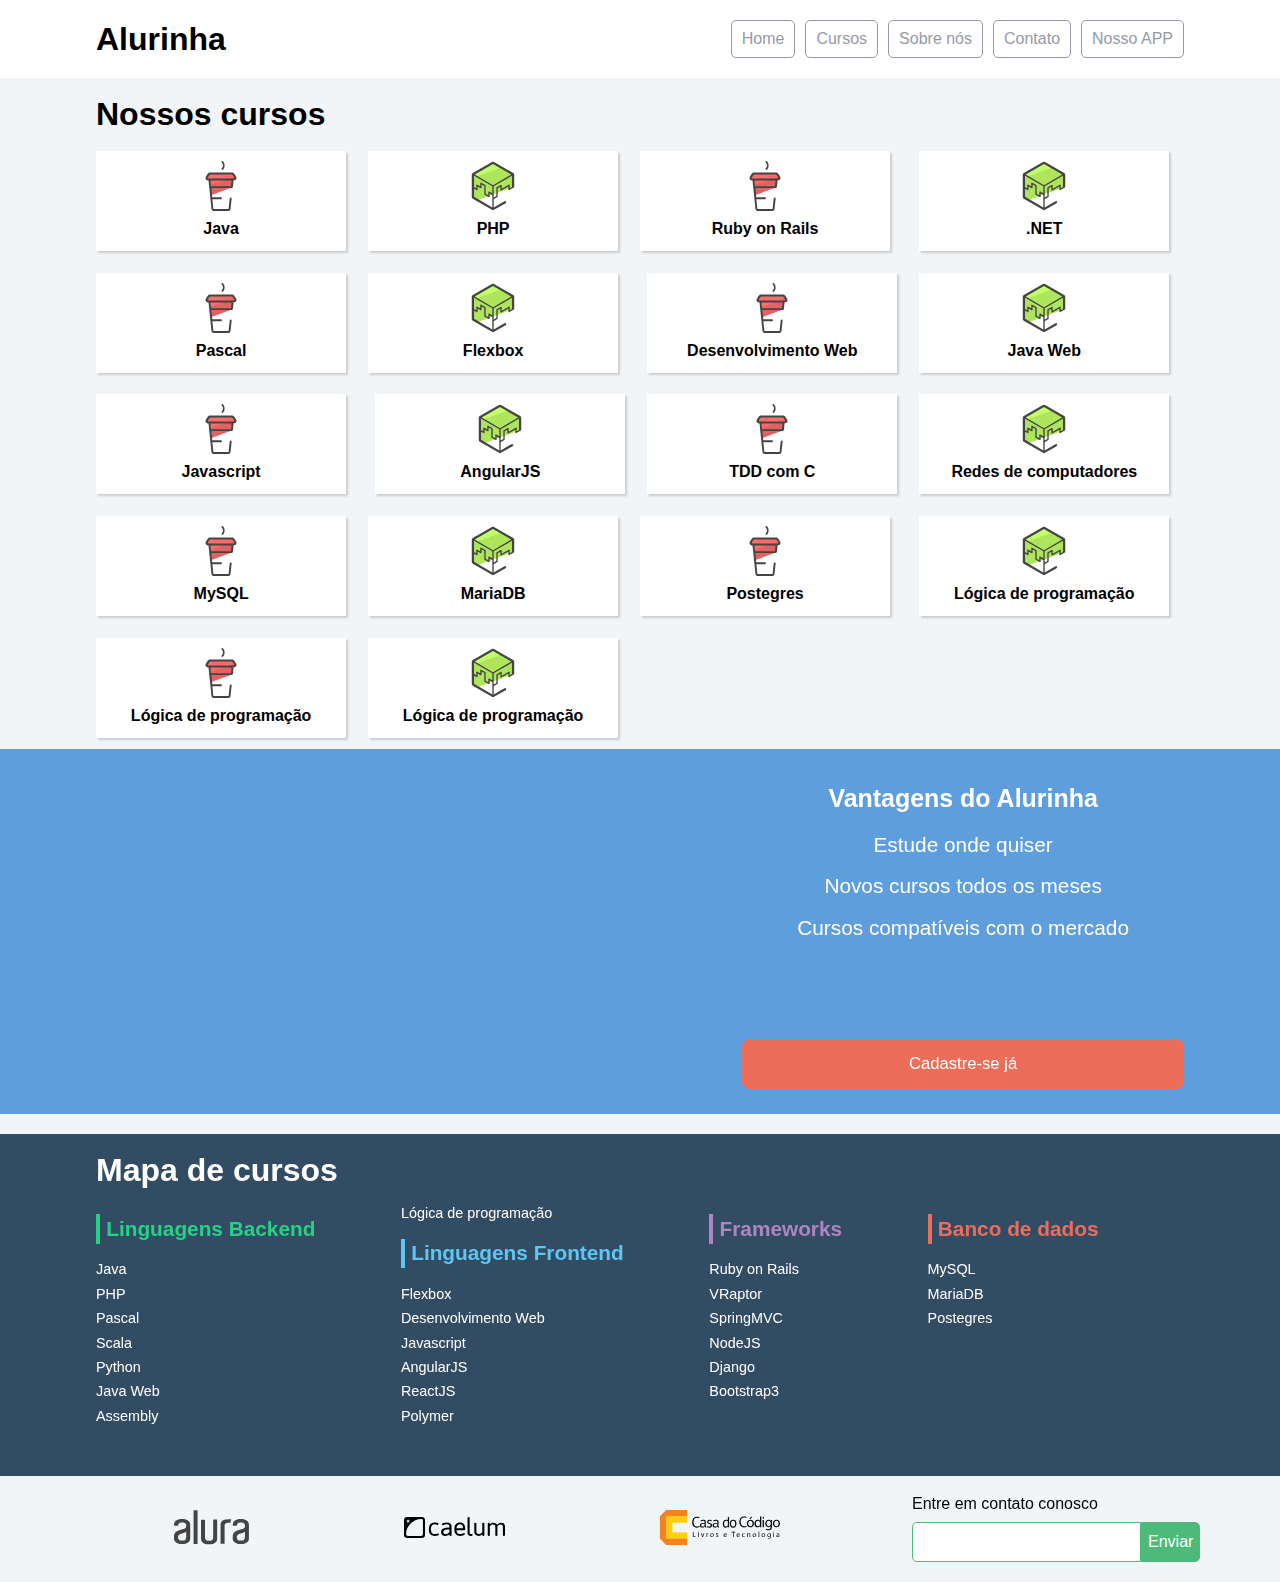
<file: Flexbox/index.html>
<!DOCTYPE html>
<html>
<head>
	<meta charset="utf-8">
	<meta name="viewport" content="width=device-width, initial-scale=1">
	<title>Alurinha | Cursos Online</title>
	<link rel="icon" type="image/jpg" href="icon.jpg">
	<link rel="stylesheet" href="css/reset.css">
	<link rel="stylesheet" href="css/style.css">
	<link rel="stylesheet" href="css/flexbox.css">
</head>
<body>
	<header class="cabecalhoPrincipal">
		<div class="container">
			<h1 class="cabecalhoPrincipal-titulo">
				<a href="#">Alurinha</a>
			</h1>

			<nav class="cabecalhoPrincipal-nav">
				<a class="cabecalhoPrincipal-nav-link" href="#">Home</a>
				<a class="cabecalhoPrincipal-nav-link" href="#">Cursos</a>
				<a class="cabecalhoPrincipal-nav-link" href="#">Sobre nós</a>
				<a class="cabecalhoPrincipal-nav-link" href="#">Contato</a>
				<a class="cabecalhoPrincipal-nav-link cabecalhoPrincipal-nav-link-app" href="#">Nosso APP</a>
			</nav>
		</div>
	</header>
	<main class="conteudoPrincipal">
		<div class="container">
			<h2 class="subtitulo">Nossos cursos</h2>
			<nav>
				<ul class="conteudoPrincipal-cursos">
					<li class="conteudoPrincipal-cursos-link"><a href="#">Java</a></li>
					<li class="conteudoPrincipal-cursos-link"><a href="#">PHP</a></li>
					<li class="conteudoPrincipal-cursos-link"><a href="#">Ruby on Rails</a></li>
					<li class="conteudoPrincipal-cursos-link"><a href="#">.NET</a></li>
					<li class="conteudoPrincipal-cursos-link"><a href="#">Pascal</a></li>
					<li class="conteudoPrincipal-cursos-link"><a href="#">Flexbox</a></li>
					<li class="conteudoPrincipal-cursos-link"><a href="#">Desenvolvimento Web</a></li>
					<li class="conteudoPrincipal-cursos-link"><a href="#">Java Web</a></li>
					<li class="conteudoPrincipal-cursos-link"><a href="#">Javascript</a></li>
					<li class="conteudoPrincipal-cursos-link"><a href="#">AngularJS</a></li>
					<li class="conteudoPrincipal-cursos-link"><a href="#">TDD com C</a></li>
					<li class="conteudoPrincipal-cursos-link"><a href="#">Redes de computadores</a></li>
					<li class="conteudoPrincipal-cursos-link"><a href="#">MySQL</a></li>
					<li class="conteudoPrincipal-cursos-link"><a href="#">MariaDB</a></li>
					<li class="conteudoPrincipal-cursos-link"><a href="#">Postegres</a></li>
					<li class="conteudoPrincipal-cursos-link"><a href="#">Lógica de programação</a></li>
					<li class="conteudoPrincipal-cursos-link"><a href="#">Lógica de programação</a></li>
					<li class="conteudoPrincipal-cursos-link"><a href="#">Lógica de programação</a></li>
				</ul>
			</nav>
		</div>
		<section class="videoSobre">
			<div class="container">
				<iframe class="videoSobre-video" width="560" height="315" src="https://www.youtube.com/embed/bIlOsJzBVaY?list=PLh2Y_pKOa4UcF1BYPJR3EIMRi3nWAUxIp" frameborder="0" allowfullscreen></iframe>

				<div class="videoSobre-sobre">
					<h2 class="videoSobre-sobre-title">Vantagens do Alurinha</h2>
					<ul class="videoSobre-sobre-list">
						<li class="videoSobre-sobre-item">Estude onde quiser</li>
						<li class="videoSobre-sobre-item">Novos cursos todos os meses</li>
						<li class="videoSobre-sobre-item">Cursos compatíveis com o mercado</li>
					</ul>
					<button class="videoSobre-button">Cadastre-se já</button>
				</div>
			</div>
		</section>
	</main>
	<footer class="rodapePrincipal">
		<div class="container">
			<section class="rodapePrincipal-navMap">
				<h3 class="subtitulo">Mapa de cursos</h3>
				<nav class="rodapePrincipal-navMap-list">

					<h4 class="navmap-list-title navmap-list-title-backend">Linguagens Backend</h4>
					<a class="rodapePrincipal-navMap-link" href="#">Java</a>
					<a class="rodapePrincipal-navMap-link" href="#">PHP</a>
					<a class="rodapePrincipal-navMap-link" href="#">Pascal</a>
					<a class="rodapePrincipal-navMap-link" href="#">Scala</a>
					<a class="rodapePrincipal-navMap-link" href="#">Python</a>
					<a class="rodapePrincipal-navMap-link" href="#">Java Web</a>
					<a class="rodapePrincipal-navMap-link" href="#">Assembly</a>
					<a class="rodapePrincipal-navMap-link" href="#">Lógica de programação</a>

					<h4 class="navmap-list-title navmap-list-title-frontend">Linguagens Frontend</h4>
					<a class="rodapePrincipal-navMap-link" href="#">Flexbox</a>
					<a class="rodapePrincipal-navMap-link" href="#">Desenvolvimento Web</a>
					<a class="rodapePrincipal-navMap-link" href="#">Javascript</a>
					<a class="rodapePrincipal-navMap-link" href="#">AngularJS</a>
					<a class="rodapePrincipal-navMap-link" href="#">ReactJS</a>
					<a class="rodapePrincipal-navMap-link" href="#">Polymer</a>

					<h4 class="navmap-list-title navmap-list-title-framework">Frameworks</h4>
					<a class="rodapePrincipal-navMap-link" href="#">Ruby on Rails</a>
					<a class="rodapePrincipal-navMap-link" href="#">VRaptor</a>
					<a class="rodapePrincipal-navMap-link" href="#">SpringMVC</a>
					<a class="rodapePrincipal-navMap-link" href="#">NodeJS</a>
					<a class="rodapePrincipal-navMap-link" href="#">Django</a>
					<a class="rodapePrincipal-navMap-link" href="#">Bootstrap3</a>

					<h4 class="navmap-list-title navmap-list-title-bancoDeDados">Banco de dados</h4>
					<a class="rodapePrincipal-navMap-link" href="#">MySQL</a>
					<a class="rodapePrincipal-navMap-link" href="#">MariaDB</a>
					<a class="rodapePrincipal-navMap-link" href="#">Postegres</a>

				</nav>
			</section>
		</div>
		<section class="rodapePrincipal-patrocinadores">
			<div class="container">
				<ul class="rodapePrincipal-patrocinadores-list">
					<li>
						<a class="rodapePrincipal-patrocinadores-list-link patrocinadores-list-link-alura" href="#">
							<img src="img/logos/alura.svg" alt="Logo da Alura">
						</a>
					</li>
					<li>
						<a class="rodapePrincipal-patrocinadores-list-link patrocinadores-list-link-caelum" href="#">
							<img src="img/logos/caelum.svg" alt="Logo da Caelum">
						</a>
					</li>
					<li>
						<a class="rodapePrincipal-patrocinadores-list-link patrocinadores-list-link-casaDoCodigo" href="#">
							<img src="img/logos/cdc.svg" alt="Logo da Casa do Código">
						</a>
					</li>
				</ul>
				<form class="rodapePrincipal-contatoForm" action="#">
					<fieldset>
						<legend class="rodapePrincipal-contatoForm-legend" for="email-contato">Entre em contato conosco</legend>
						<div class="rodapePrincipal-contatoForm-fieldset"> 
							<input class="rodapePrincipal-contatoForm-emailInput" type="email" name="email-contato" id="email-contato">
							<button class="rodapePrincipal-contatoForm-submit" type="submit">Enviar</button>
						</div>
					</fieldset>
				</form>
			</div>
		</section>
	</footer>
</body>
</html>
</file>
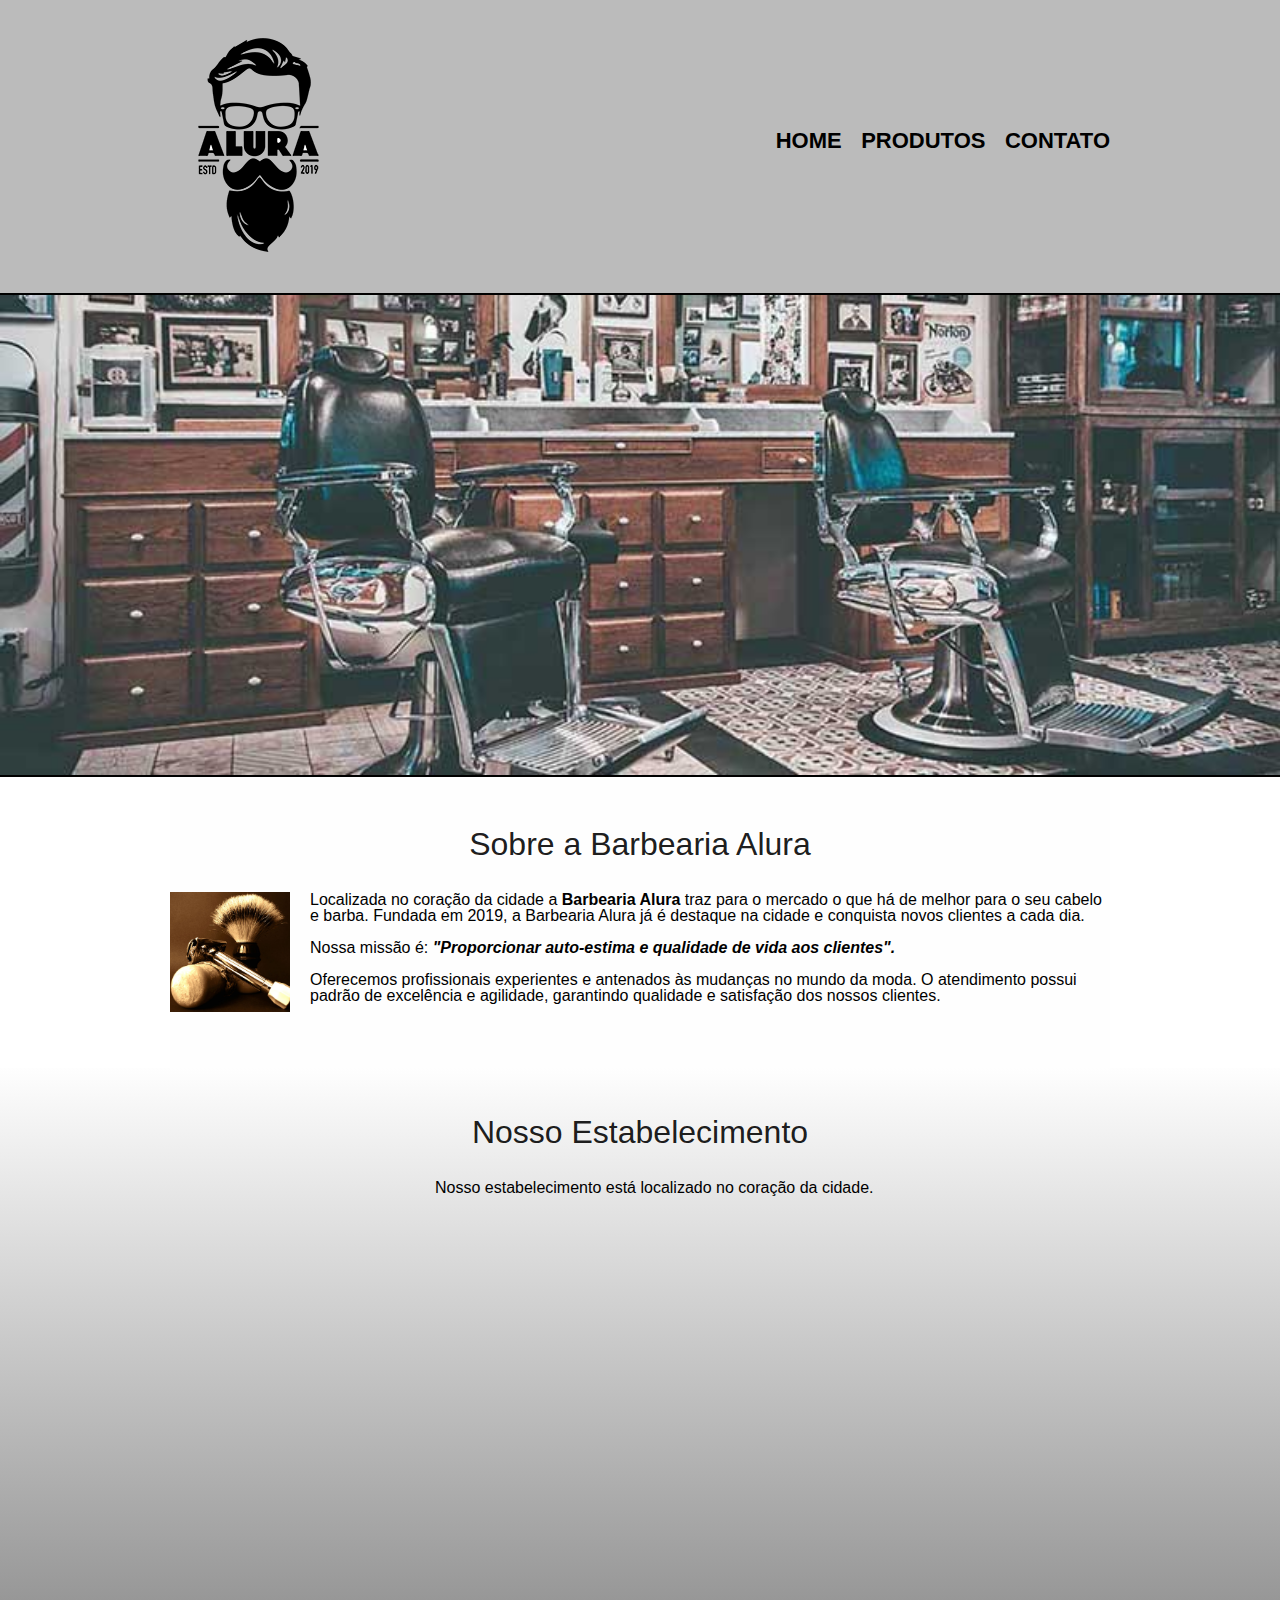
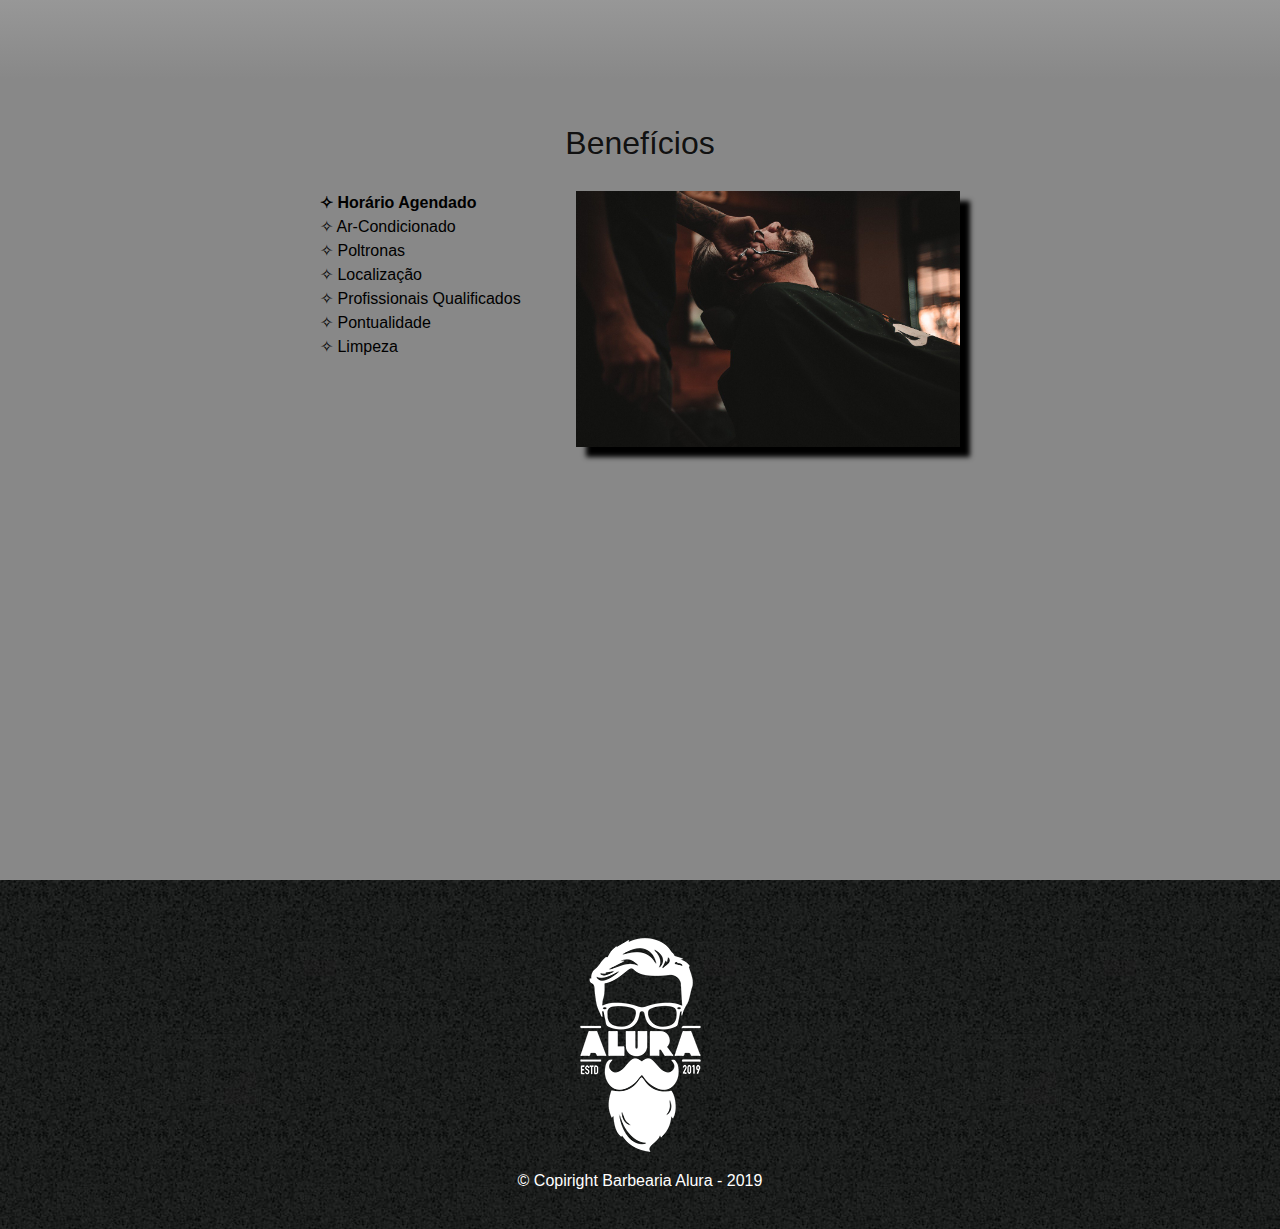
<file: Barbearia Alura/index/index.html>
<!DOCTYPE html>
<html lang="pt-br">
	<head>
		<meta charset="UTF-8">
		<meta name="viewport" content="width=device-width">
		<title>Barbearia Alura</title>
		<link rel="icon" type="image/png" href="logo.png">
		<link rel="stylesheet" href="reset.css">
		<link rel="stylesheet" href="style.css">
	</head>
	<body>
		<header>
			<div class="caixa">
				<h1><img src="logo.png" alt="Logo da Barbearia Alura"></h1>
				<nav>
					<ul>
						<li><a href="#">Home</a></li>
						<li><a href="../Página de Produtos/produtos.html">Produtos</a></li>
						<li><a href="../Página de Contato/contato.html">Contato</a></li>
					</ul>
				</nav>
			</div>
		</header>

		<img class="banner" src="banner.jpg">

		<main>
			<section class="principal">
				<h2 class="tituloprincipal">Sobre a Barbearia Alura</h2>

				<img class="utensilios" src="utensilios.jpg" alt="Utensílios de um Barbeiro.">

				<p>Localizada no coração da cidade a <strong>Barbearia Alura</strong> traz para o mercado o que há de melhor para o seu cabelo e barba. Fundada em 2019, a Barbearia Alura já é destaque na cidade e conquista novos clientes a cada dia.</p>

				<p id="missao">Nossa missão é: <em><strong>"Proporcionar auto-estima e qualidade de vida aos clientes".</strong></em></p>

				<p>Oferecemos profissionais experientes e antenados às mudanças no mundo da moda. O atendimento possui padrão de excelência e agilidade, garantindo qualidade e satisfação dos nossos clientes.</p>
			</section>
			<section class="mapa">
				<h3 class="tituloprincipal">Nosso Estabelecimento</h3>
				<p class="mapap">Nosso estabelecimento está localizado no coração da cidade.</p>
				<div class="mapaconteudo">
					<iframe src="https://www.google.com/maps/embed?pb=!1m18!1m12!1m3!1d58510.99638049654!2d-46.63027113985597!3d-23.570696208224266!2m3!1f0!2f0!3f0!3m2!1i1024!2i768!4f13.1!3m3!1m2!1s0x94ce5a2b2ed7f3a1%3A0xab35da2f5ca62674!2sCaelum%20-%20Escola%20de%20Tecnologia!5e0!3m2!1spt-BR!2sbr!4v1620933003492!5m2!1spt-BR!2sbr" width= "100%" height="400" style="border:0;" allowfullscreen="" loading="lazy"></iframe>
				</div>
			</section>
			<section class="beneficios">
				<h3 class="tituloprincipal">Benefícios</h3>
				<div class="conteudobeneficios">
					<ul class="listabeneficios">
						<li class="itens">Horário Agendado</li>
						<li class="itens">Ar-Condicionado</li>
						<li class="itens">Poltronas</li>
						<li class="itens">Localização</li>
						<li class="itens">Profissionais Qualificados</li>
						<li class="itens">Pontualidade</li>
						<li class="itens">Limpeza</li>
					</ul><img src="beneficios.jpg" class="imagembeneficios">
				</div>
				<div class="video">
					<iframe width="100%" height="315" src="https://www.youtube.com/embed/wcVVXUV0YUY" frameborder="0" allow="accelerometer; autoplay; encrypted-media; gyroscope; picture-in-picture" allowfullscreen></iframe>
				</div>
			</section>
		</main>
		<footer>
			<img src="logo-branco.png" alt="Logo da Barbearia Alura">
			<p class="Copiright">&copy; Copiright Barbearia Alura - 2019</p>
		</footer>
	</body>
</html>
</file>
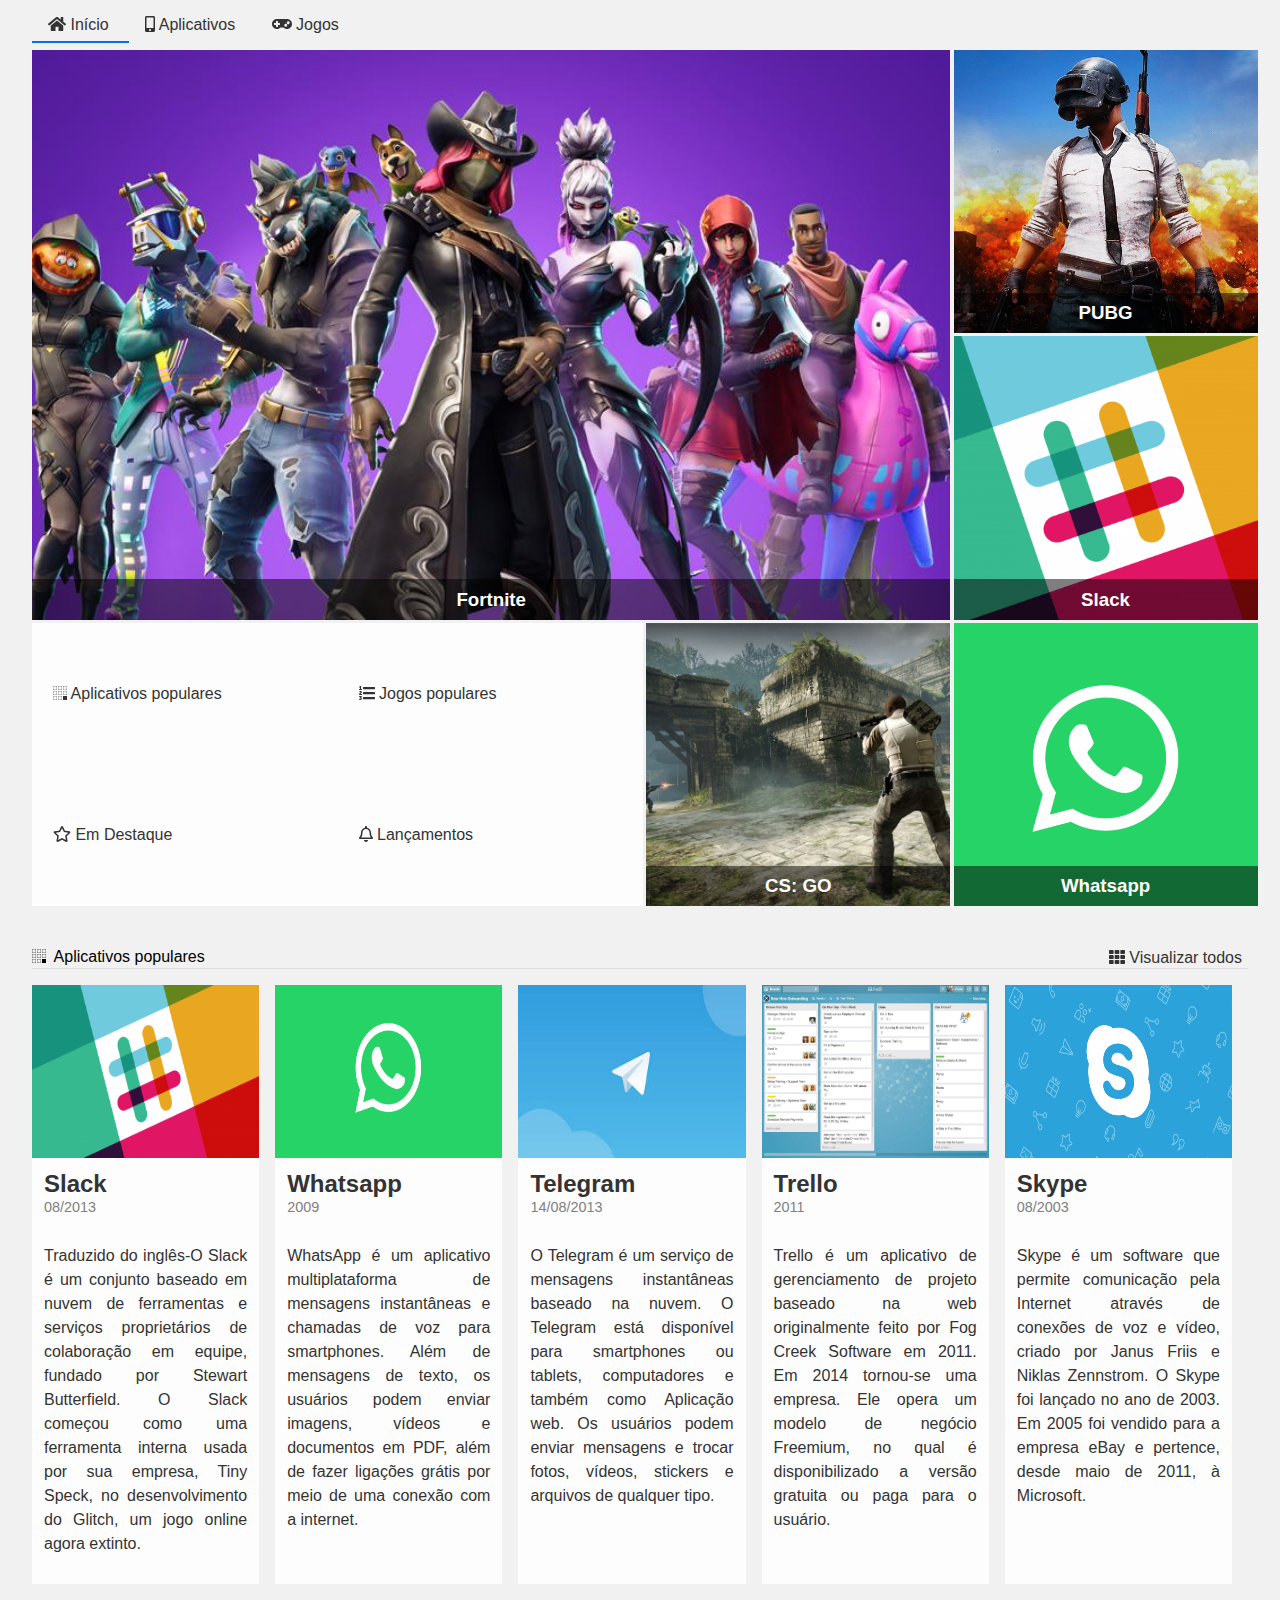
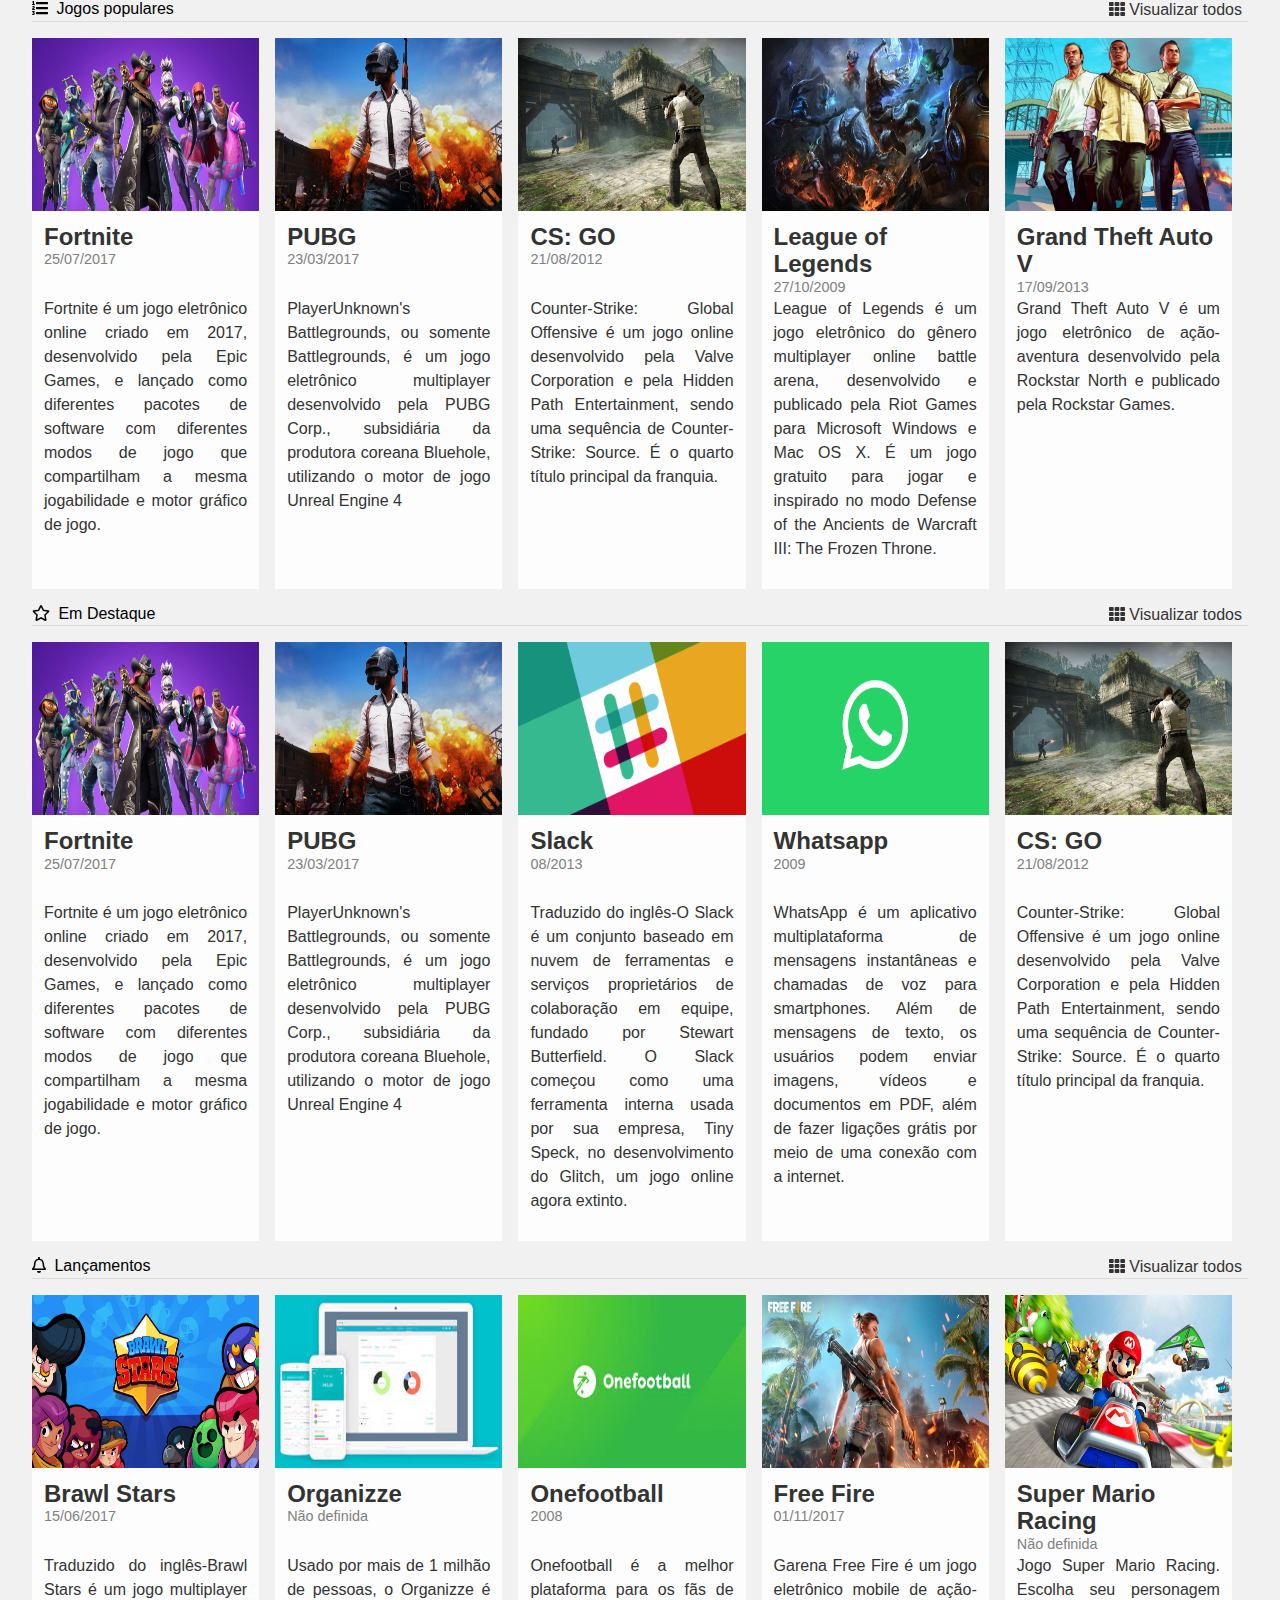
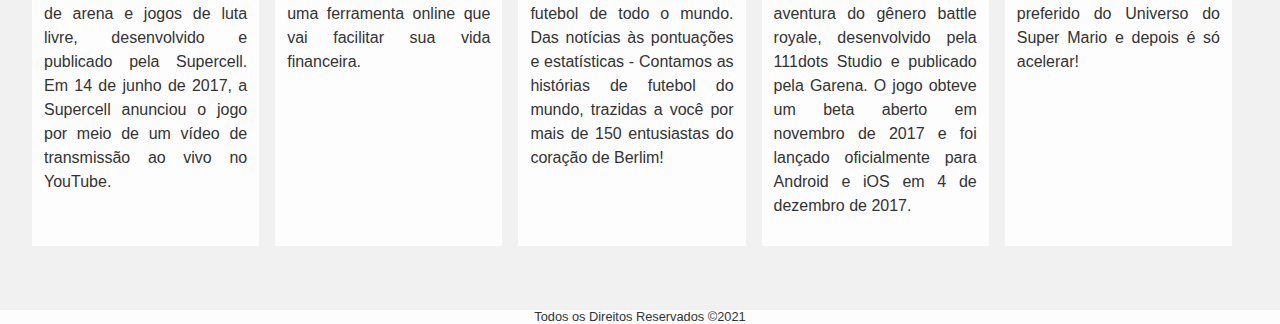
<file: Layout Grid/alura-store/index.html>
<!DOCTYPE html>
<html lang="pt-BR">

<head>
    <meta charset="UTF-8">
    <meta name="viewport" content="width=device-width, initial-scale=1.0">
    <meta http-equiv="X-UA-Compatible" content="ie=edge">
    <title>Alura Store | Baixe nossos Aplicativos e Jogos</title>
    <link href="./assets/css/normalize.css" rel="stylesheet">
    <link href="./assets/css/reset.css" rel="stylesheet">
    <link href="./assets/css/style.css" rel="stylesheet">
    <link href="./assets/css/destaques.css" rel="stylesheet">
    <link href="./assets/css/populares.css" rel="stylesheet">
    <link href="./assets/css/menu.css" rel="stylesheet">
    <link href="./assets/css/responsivo.css" rel="stylesheet">
</head>

<body class="app">
    <header class="cabecalho">
        <nav class="menu">
            <ul class="menu__lista">
                <li class="menu__item">
                    <a class="menu__link ativo" href="#">
                        <i class="fas fa-home"></i>
                        Início
                    </a>
                    <a class="menu__link" href="#">
                        <i class="fas fa-mobile-alt"></i>
                        Aplicativos</a>
                    <a class="menu__link" href="#">
                        <i class="fas fa-gamepad"></i>
                        Jogos
                    </a>
                </li>
            </ul>
        </nav>
    </header>
    <main class="conteudo">
        <section class="destaques">
            <div class="destaques__principal caixa">
                <h3 class="destaques__titulo">Fortnite</h3>
            </div>
            <div class="destaques__secundario caixa">
                <h3 class="destaques__titulo">PUBG</h3>
            </div>
            <div class="destaques__secundario caixa">
                <h3 class="destaques__titulo">Slack</h3>
            </div>
            <div class="destaques__secundario caixa">
                <h3 class="destaques__titulo">Whatsapp</h3>
            </div>
            <div class="destaques__secundario caixa">
                <h3 class="destaques__titulo">CS: GO</h3>
            </div>
            <div class="destaques__categorias">
                <ul class="destaques__categorias___lista">
                    <li class="destaques__categorias___item">
                        <a class="destaques__categorias___link" href="#">
                            <i class="destaques__categorias___icone fab fa-buromobelexperte"></i>
                            Aplicativos populares
                        </a>
                    </li>
                    <li class="destaques__categorias___item">
                        <a class="destaques__categorias___link" href="#">
                            <i class="fas fa-list-ol"></i>
                            Jogos populares
                        </a>
                    </li>
                    <li class="destaques__categorias___item">
                        <a class="destaques__categorias___link" href="#">
                            <i class="far fa-star"></i>
                            Em Destaque
                        </a>
                    </li>
                    <li class="destaques__categorias___item">
                        <a class="destaques__categorias___link" href="#">
                            <i class="far fa-bell"></i>
                            Lançamentos
                        </a>
                    </li>
                </ul>
            </div>
        </section>
        <section class="populares">
            <div class="populares__itens">
                <div class="populares__info">
                    <div class="populares__cabecalho">
                        <h4 class="populares__titulo">
                            <i class="populares__icone fab fa-buromobelexperte"></i>
                            Aplicativos populares
                        </h4>
                        <button class="populares__botao">
                            <i class="fas fa-th"></i>
                            Visualizar todos
                        </button>
                    </div>
                </div>
                <div class="populares__conteudo">
                    <div class="populares__card">
                        <img class="populares__card___imagem" src="./assets/img/slack.png"></img>
                        <div class="populares__card___corpo">
                            <div class="populares__card___cabecalho">
                                <h5 class="populares__card___titulo">Slack</h5>
                                <time class="populares__card___data" datetime="2013-08-01">08/2013</time>
                            </div>
                            <div class="populares__card___descricao">
                                Traduzido do inglês-O Slack é um conjunto baseado em nuvem de ferramentas e serviços
                                proprietários de colaboração em equipe, fundado por Stewart Butterfield. O Slack começou
                                como uma ferramenta interna usada por sua empresa, Tiny Speck, no desenvolvimento do
                                Glitch, um jogo online agora extinto.
                            </div>
                        </div>
                    </div>
                    <div class="populares__card">
                        <img class="populares__card___imagem" src="./assets/img/whatsapp.png"></img>
                        <div class="populares__card___corpo">
                            <div class="populares__card___cabecalho">
                                <h5 class="populares__card___titulo">Whatsapp</h5>
                                <time class="populares__card___data" datetime="20090-01-01">2009</time>
                            </div>
                            <div class="populares__card___descricao">
                                WhatsApp é um aplicativo multiplataforma de mensagens instantâneas e chamadas de voz
                                para smartphones. Além de mensagens de texto, os usuários podem enviar imagens, vídeos e
                                documentos em PDF, além de fazer ligações grátis por meio de uma conexão com a internet.
                            </div>
                        </div>
                    </div>
                    <div class="populares__card">
                        <img class="populares__card___imagem" src="./assets/img/telegram.jpeg"></img>
                        <div class="populares__card___corpo">
                            <div class="populares__card___cabecalho">
                                <h5 class="populares__card___titulo">Telegram</h5>
                                <time class="populares__card___data" datetime="2013-08-14">14/08/2013</time>
                            </div>
                            <div class="populares__card___descricao">
                                O Telegram é um serviço de mensagens instantâneas baseado na nuvem. O Telegram está
                                disponível para smartphones ou tablets, computadores e também como Aplicação web. Os
                                usuários podem enviar mensagens e trocar fotos, vídeos, stickers e arquivos de qualquer
                                tipo.
                            </div>
                        </div>
                    </div>
                    <div class="populares__card">
                        <img class="populares__card___imagem" src="./assets/img/trello.jpg"></img>
                        <div class="populares__card___corpo">
                            <div class="populares__card___cabecalho">
                                <h5 class="populares__card___titulo">Trello</h5>
                                <time class="populares__card___data" datetime="2011-01-01">2011</time>
                            </div>
                            <div class="populares__card___descricao">
                                Trello é um aplicativo de gerenciamento de projeto baseado na web originalmente feito
                                por Fog Creek Software em 2011. Em 2014 tornou-se uma empresa. Ele opera um modelo de
                                negócio Freemium, no qual é disponibilizado a versão gratuita ou paga para o usuário.
                            </div>
                        </div>
                    </div>
                    <div class="populares__card">
                        <img class="populares__card___imagem" src="./assets/img/skype.png"></img>
                        <div class="populares__card___corpo">
                            <div class="populares__card___cabecalho">
                                <h5 class="populares__card___titulo">Skype</h5>
                                <time class="populares__card___data" datetime="2003-08-01">08/2003</time>
                            </div>
                            <div class="populares__card___descricao">
                                Skype é um software que permite comunicação pela Internet através de conexões de voz e
                                vídeo, criado por Janus Friis e Niklas Zennstrom. O Skype foi lançado no ano de 2003. Em
                                2005 foi vendido para a empresa eBay e pertence, desde maio de 2011, à Microsoft.
                            </div>
                        </div>
                    </div>
                </div>
            </div>
            <div class="populares__itens">
                <div class="populares__info">
                    <div class="populares__cabecalho">
                        <h4 class="populares__titulo">
                            <i class="populares__icone fas fa-list-ol"></i>
                            Jogos populares
                        </h4>
                        <button class="populares__botao">
                            <i class="fas fa-th"></i>
                            Visualizar todos
                        </button>
                    </div>
                </div>
                <div class="populares__conteudo">
                    <div class="populares__card">
                        <img class="populares__card___imagem" src="./assets/img/fortnite.jpg"></img>
                        <div class="populares__card___corpo">
                            <div class="populares__card___cabecalho">
                                <h5 class="populares__card___titulo">Fortnite</h5>
                                <time class="populares__card___data" datetime="2017-07-25">25/07/2017</time>
                            </div>
                            <div class="populares__card___descricao">
                                Fortnite é um jogo eletrônico online criado em 2017, desenvolvido pela Epic Games, e
                                lançado como diferentes pacotes de software com diferentes modos de jogo que
                                compartilham a mesma jogabilidade e motor gráfico de jogo.
                            </div>
                        </div>
                    </div>
                    <div class="populares__card">
                        <img class="populares__card___imagem" src="./assets/img/pubg.jpg"></img>
                        <div class="populares__card___corpo">
                            <div class="populares__card___cabecalho">
                                <h5 class="populares__card___titulo">PUBG</h5>
                                <time class="populares__card___data" datetime="2017-03-23">23/03/2017</time>
                            </div>
                            <div class="populares__card___descricao">
                                PlayerUnknown's Battlegrounds, ou somente Battlegrounds, é um jogo eletrônico
                                multiplayer desenvolvido pela PUBG Corp., subsidiária da produtora coreana Bluehole,
                                utilizando o motor de jogo Unreal Engine 4
                            </div>
                        </div>
                    </div>
                    <div class="populares__card">
                        <img class="populares__card___imagem" src="./assets/img/cs-go.jpg"></img>
                        <div class="populares__card___corpo">
                            <div class="populares__card___cabecalho">
                                <h5 class="populares__card___titulo">CS: GO</h5>
                                <time class="populares__card___data" datetime="2012-08-21">21/08/2012</time>
                            </div>
                            <div class="populares__card___descricao">
                                Counter-Strike: Global Offensive é um jogo online desenvolvido pela Valve Corporation e
                                pela Hidden Path Entertainment, sendo uma sequência de Counter-Strike: Source. É o
                                quarto título principal da franquia.
                            </div>
                        </div>
                    </div>
                    <div class="populares__card">
                        <img class="populares__card___imagem" src="./assets/img/lol.jpg"></img>
                        <div class="populares__card___corpo">
                            <div class="populares__card___cabecalho">
                                <h5 class="populares__card___titulo">League of Legends</h5>
                                <time class="populares__card___data" datetime="2009-10-27">27/10/2009</time>
                            </div>
                            <div class="populares__card___descricao">
                                League of Legends é um jogo eletrônico do gênero multiplayer online battle arena,
                                desenvolvido e publicado pela Riot Games para Microsoft Windows e Mac OS X. É um jogo
                                gratuito para jogar e inspirado no modo Defense of the Ancients de Warcraft III: The
                                Frozen Throne.
                            </div>
                        </div>
                    </div>
                    <div class="populares__card">
                        <img class="populares__card___imagem" src="./assets/img/gta-v.jpg"></img>
                        <div class="populares__card___corpo">
                            <div class="populares__card___cabecalho">
                                <h5 class="populares__card___titulo">Grand Theft Auto V</h5>
                                <time class="populares__card___data" datetime="2013-09-17">17/09/2013</time>
                            </div>
                            <div class="populares__card___descricao">
                                Grand Theft Auto V é um jogo eletrônico de ação-aventura desenvolvido pela Rockstar
                                North e publicado pela Rockstar Games.
                            </div>
                        </div>
                    </div>
                </div>
            </div>
            <div class="populares__itens">
                <div class="populares__info">
                    <div class="populares__cabecalho">
                        <h4 class="populares__titulo">
                            <i class="populares__icone far fa-star"></i>
                            Em Destaque
                        </h4>
                        <button class="populares__botao">
                            <i class="fas fa-th"></i>
                            Visualizar todos
                        </button>
                    </div>
                </div>
                <div class="populares__conteudo">
                    <div class="populares__card">
                        <img class="populares__card___imagem" src="./assets/img/fortnite.jpg"></img>
                        <div class="populares__card___corpo">
                            <div class="populares__card___cabecalho">
                                <h5 class="populares__card___titulo">Fortnite</h5>
                                <time class="populares__card___data" datetime="2017-07-25">25/07/2017</time>
                            </div>
                            <div class="populares__card___descricao">
                                Fortnite é um jogo eletrônico online criado em 2017, desenvolvido pela Epic Games, e
                                lançado como diferentes pacotes de software com diferentes modos de jogo que
                                compartilham a mesma jogabilidade e motor gráfico de jogo.
                            </div>
                        </div>
                    </div>
                    <div class="populares__card">
                        <img class="populares__card___imagem" src="./assets/img/pubg.jpg"></img>
                        <div class="populares__card___corpo">
                            <div class="populares__card___cabecalho">
                                <h5 class="populares__card___titulo">PUBG</h5>
                                <time class="populares__card___data" datetime="2017-03-23">23/03/2017</time>
                            </div>
                            <div class="populares__card___descricao">
                                PlayerUnknown's Battlegrounds, ou somente Battlegrounds, é um jogo eletrônico
                                multiplayer desenvolvido pela PUBG Corp., subsidiária da produtora coreana Bluehole,
                                utilizando o motor de jogo Unreal Engine 4
                            </div>
                        </div>
                    </div>
                    <div class="populares__card">
                        <img class="populares__card___imagem" src="./assets/img/slack.png"></img>
                        <div class="populares__card___corpo">
                            <div class="populares__card___cabecalho">
                                <h5 class="populares__card___titulo">Slack</h5>
                                <time class="populares__card___data" datetime="2013-08-01">08/2013</time>
                            </div>
                            <div class="populares__card___descricao">
                                Traduzido do inglês-O Slack é um conjunto baseado em nuvem de ferramentas e serviços
                                proprietários de colaboração em equipe, fundado por Stewart Butterfield. O Slack começou
                                como uma ferramenta interna usada por sua empresa, Tiny Speck, no desenvolvimento do
                                Glitch, um jogo online agora extinto.
                            </div>
                        </div>
                    </div>
                    <div class="populares__card">
                        <img class="populares__card___imagem" src="./assets/img/whatsapp.png"></img>
                        <div class="populares__card___corpo">
                            <div class="populares__card___cabecalho">
                                <h5 class="populares__card___titulo">Whatsapp</h5>
                                <time class="populares__card___data" datetime="20090-01-01">2009</time>
                            </div>
                            <div class="populares__card___descricao">
                                WhatsApp é um aplicativo multiplataforma de mensagens instantâneas e chamadas de voz
                                para smartphones. Além de mensagens de texto, os usuários podem enviar imagens, vídeos e
                                documentos em PDF, além de fazer ligações grátis por meio de uma conexão com a internet.
                            </div>
                        </div>
                    </div>
                    <div class="populares__card">
                        <img class="populares__card___imagem" src="./assets/img/cs-go.jpg"></img>
                        <div class="populares__card___corpo">
                            <div class="populares__card___cabecalho">
                                <h5 class="populares__card___titulo">CS: GO</h5>
                                <time class="populares__card___data" datetime="2012-08-21">21/08/2012</time>
                            </div>
                            <div class="populares__card___descricao">
                                Counter-Strike: Global Offensive é um jogo online desenvolvido pela Valve Corporation e
                                pela Hidden Path Entertainment, sendo uma sequência de Counter-Strike: Source. É o
                                quarto título principal da franquia.
                            </div>
                        </div>
                    </div>
                </div>
            </div>
            <div class="populares__itens">
                <div class="populares__info">
                    <div class="populares__cabecalho">
                        <h4 class="populares__titulo">
                            <i class="populares__icone far fa-bell"></i>
                            Lançamentos
                        </h4>
                        <button class="populares__botao">
                            <i class="fas fa-th"></i>
                            Visualizar todos
                        </button>
                    </div>
                </div>
                <div class="populares__conteudo">
                    <div class="populares__card">
                        <img class="populares__card___imagem" src="./assets/img/brawl-stars.jpg"></img>
                        <div class="populares__card___corpo">
                            <div class="populares__card___cabecalho">
                                <h5 class="populares__card___titulo">Brawl Stars</h5>
                                <time class="populares__card___data" datetime="2017-06-15">15/06/2017</time>
                            </div>
                            <div class="populares__card___descricao">
                                Traduzido do inglês-Brawl Stars é um jogo multiplayer de arena e jogos de luta livre,
                                desenvolvido e publicado pela Supercell. Em 14 de junho de 2017, a Supercell anunciou o
                                jogo por meio de um vídeo de transmissão ao vivo no YouTube.
                            </div>
                        </div>
                    </div>
                    <div class="populares__card">
                        <img class="populares__card___imagem" src="./assets/img/organizze.jpeg"></img>
                        <div class="populares__card___corpo">
                            <div class="populares__card___cabecalho">
                                <h5 class="populares__card___titulo">Organizze</h5>
                                <time class="populares__card___data" datetime="">Não definida</time>
                            </div>
                            <div class="populares__card___descricao">
                                Usado por mais de 1 milhão de pessoas, o Organizze é uma ferramenta online que vai
                                facilitar sua vida financeira.
                            </div>
                        </div>
                    </div>
                    <div class="populares__card">
                        <img class="populares__card___imagem" src="./assets/img/onefotball.jpeg"></img>
                        <div class="populares__card___corpo">
                            <div class="populares__card___cabecalho">
                                <h5 class="populares__card___titulo">Onefootball</h5>
                                <time class="populares__card___data" datetime="2008-01-01">2008</time>
                            </div>
                            <div class="populares__card___descricao">
                                Onefootball é a melhor plataforma para os fãs de futebol de todo o mundo. Das notícias
                                às pontuações e estatísticas - Contamos as histórias de futebol do mundo, trazidas a
                                você por mais de 150 entusiastas do coração de Berlim!
                            </div>
                        </div>
                    </div>
                    <div class="populares__card">
                        <img class="populares__card___imagem" src="./assets/img/free-fire.jpg"></img>
                        <div class="populares__card___corpo">
                            <div class="populares__card___cabecalho">
                                <h5 class="populares__card___titulo">Free Fire</h5>
                                <time class="populares__card___data" datetime="2017-11-01">01/11/2017</time>
                            </div>
                            <div class="populares__card___descricao">
                                Garena Free Fire é um jogo eletrônico mobile de ação-aventura do gênero battle royale,
                                desenvolvido pela 111dots Studio e publicado pela Garena. O jogo obteve um beta aberto
                                em novembro de 2017 e foi lançado oficialmente para Android e iOS em 4 de dezembro de
                                2017.
                            </div>
                        </div>
                    </div>
                    <div class="populares__card">
                        <img class="populares__card___imagem" src="./assets/img/mario-kart.jpg"></img>
                        <div class="populares__card___corpo">
                            <div class="populares__card___cabecalho">
                                <h5 class="populares__card___titulo">Super Mario Racing</h5>
                                <time class="populares__card___data" datetime="">Não definida</time>
                            </div>
                            <div class="populares__card___descricao">
                                Jogo Super Mario Racing. Escolha seu personagem preferido do Universo do Super Mario e
                                depois é só acelerar!
                            </div>
                        </div>
                    </div>
                </div>
            </div>
        </section>
    </main>
    <footer class="rodape">Todos os Direitos Reservados &copy;2021</footer>
    <script src="./assets/js/fontawesome.all.min.js"></script>  
</body>

</html>
</file>
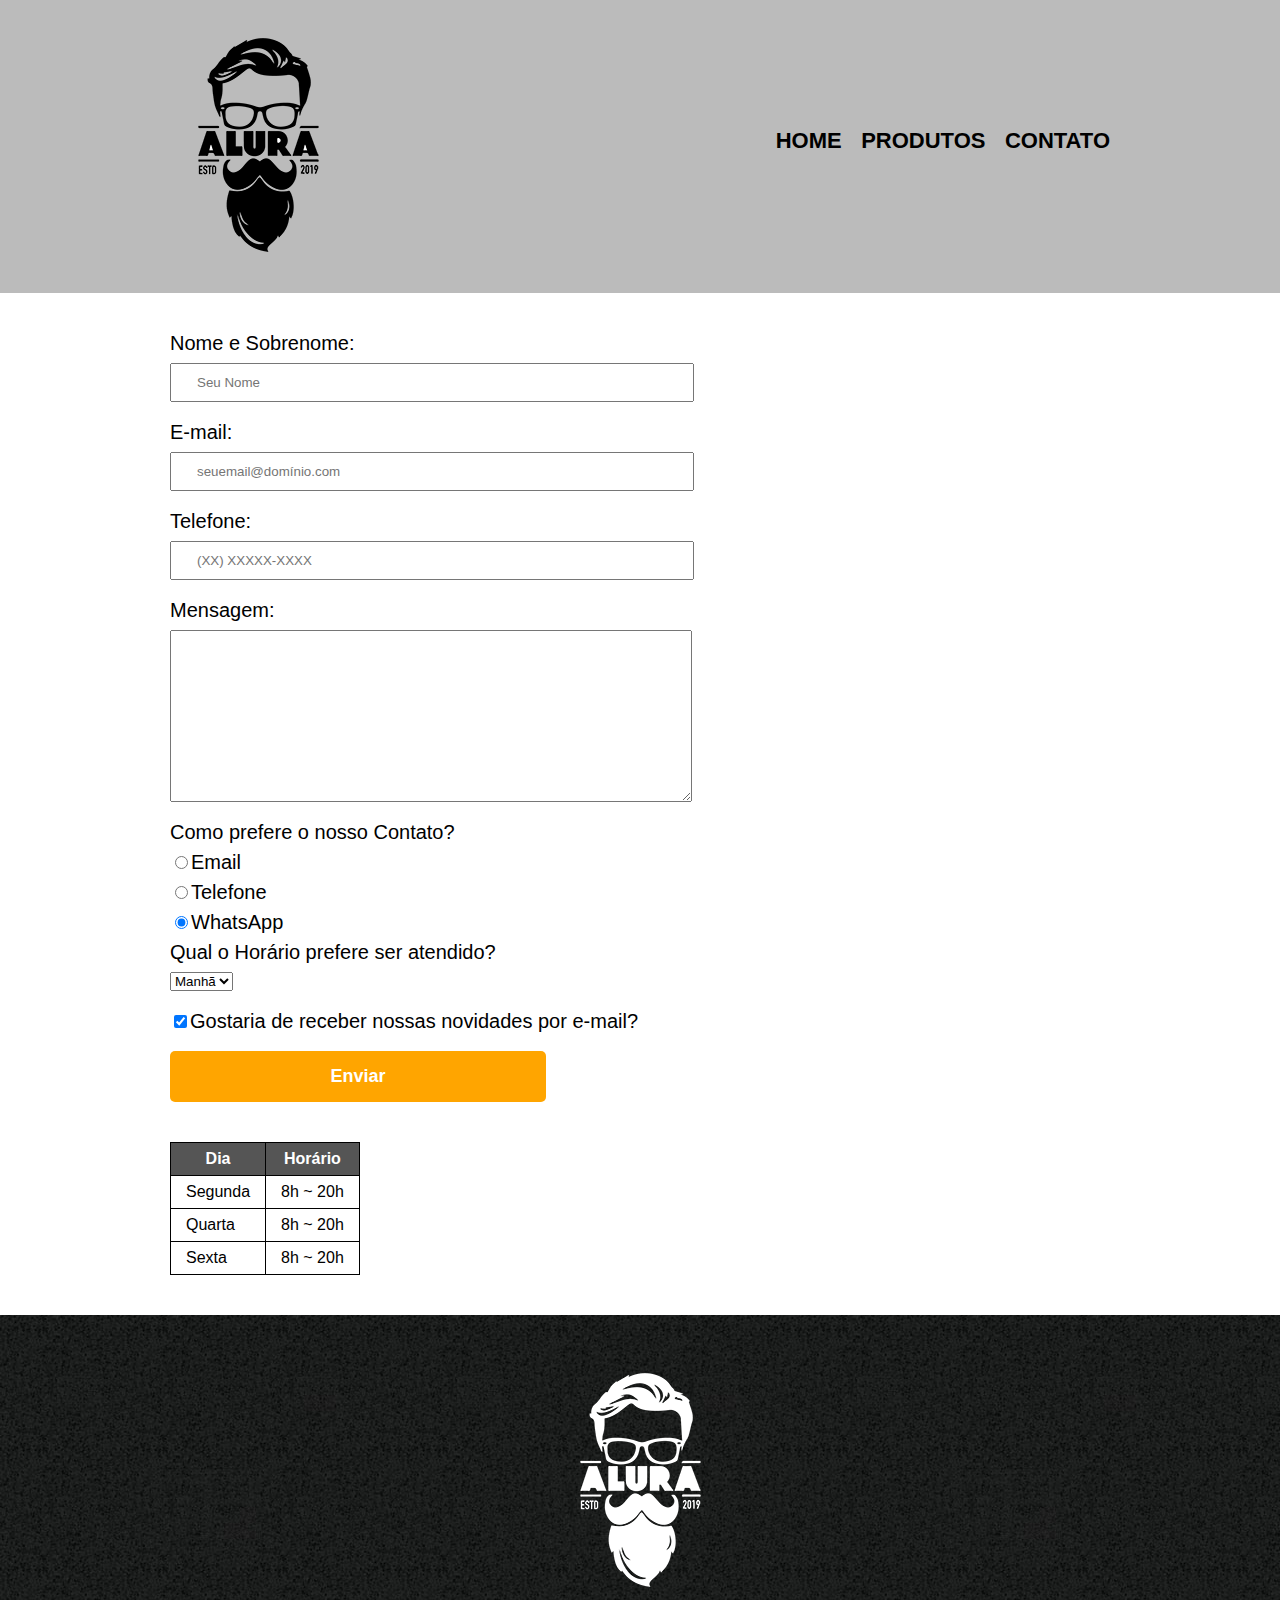
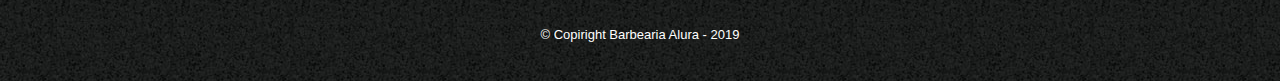
<file: Barbearia Alura/Página de Contato/contato.html>
<!DOCTYPE html>
<html lang="pt-br">
	<head>
		<meta charset="utf-8">
		<title>Contato - Barbearia Alura</title>
		<link rel="stylesheet" href="reset.css">
		<link rel="stylesheet" href="contato.css">
	</head>
	<body>
		<header>
			<div class="caixa">
				<h1><img src="logo.png" alt="Logo da Barbearia Alura"></h1>
				<nav>
					<ul>
						<li><a href="../index/index.html">Home</a></li>
						<li><a href="../Página de Produtos/produtos.html">Produtos</a></li>
						<li><a href="#">Contato</a></li>
					</ul>
				</nav>
			</div>
		</header>
		<main>
			<form>
				<label for="nomesobrenome">Nome e Sobrenome:</label>
				<input type="text" id="nomesobrenome" class="input-padrao" required placeholder="Seu Nome">

				<label for="email">E-mail:</label>
				<input type="email" id="email" class="input-padrao" required placeholder="seuemail@domínio.com">
				
				<label for="telefone">Telefone:</label>
				<input type="tel" id="telefone" class="input-padrao" required placeholder="(XX) XXXXX-XXXX">

				<label for="mensagem">Mensagem:</label>
				<textarea cols="30" rows="10" id="mensagem" class="input-padrao" required></textarea>
				<fieldset>
					<legend>Como prefere o nosso Contato?</legend>

					<label for="radio-email"><input type="radio" name="contato" value="email" id="radio-email">Email</label>

					<label for="radio-telefone"><input type="radio" name="contato" value="telefone" id="radio-telefone">Telefone</label>					

					<label for="radio-whatsapp"><input type="radio" name="contato" value="whatsapp" id="radio-whatsapp" checked>WhatsApp</label>					
				</fieldset>
				<fieldset>
					<legend>Qual o Horário prefere ser atendido?</legend>
					<select>
						<option>Manhã</option>
						<option>Tarde</option>
						<option>Noite</option>
					</select>
				</fieldset>
				<label class="checkbox"><input type="checkbox" checked>Gostaria de receber nossas novidades por e-mail?</label>
				<input type="submit" value="Enviar" class="enviar">
			</form>
			<table>
				<thead>
					<tr>
						<th>Dia</th>
						<th>Horário</th>
					</tr>
				</thead>
				<tbody>
					<tr>
						<td>Segunda</td>
						<td>8h ~ 20h</td>
					</tr>
					<tr>
						<td>Quarta</td>
						<td>8h ~ 20h</td>
					</tr>
					<tr>
						<td>Sexta</td>
						<td>8h ~ 20h</td>
					</tr>
				</tbody>
			</table>
		</main>
		<footer>
			<img src="logo-branco.png" alt="Logo da Barbearia Alura">
			<p class="Copiright">&copy; Copiright Barbearia Alura - 2019</p>
		</footer>
	</body>
</html>
</file>
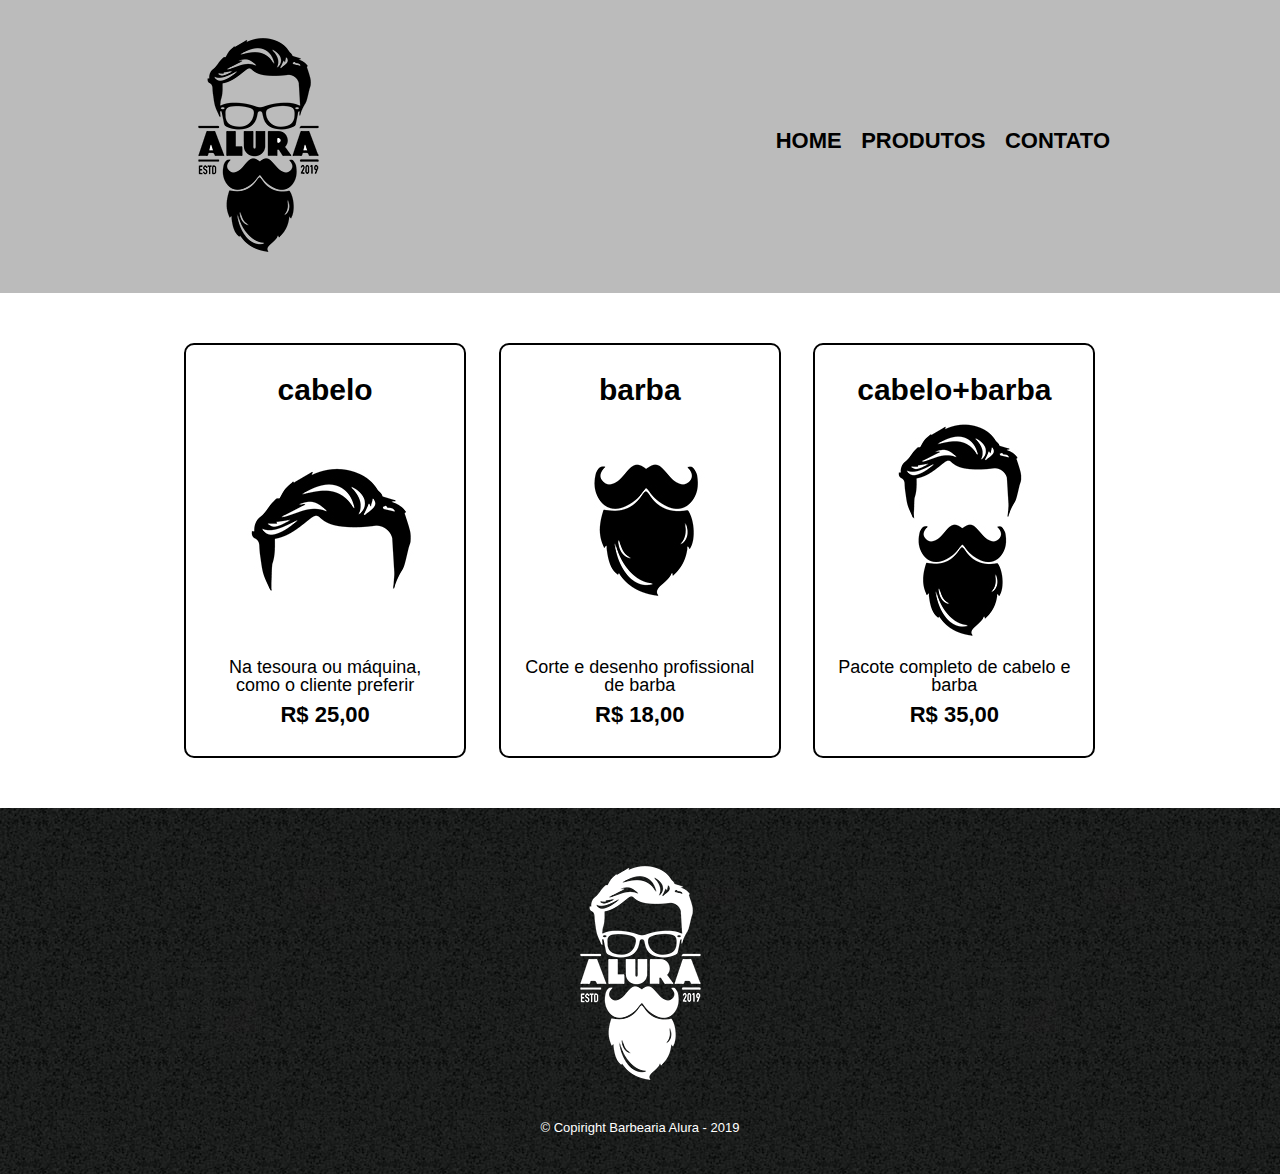
<file: Barbearia Alura/Página de Produtos/produtos.html>
<!DOCTYPE html>
<html>
	<head>
		<meta charset="UTF-8">
		<title>Produtos - Barbearia Alura</title>
		<link rel="stylesheet" href="reset.css">
		<link rel="stylesheet" href="produtos.css">
	</head>
	<body>
		<header>
			<div class="caixa">
				<h1><img src="logo.png"></h1>
				<nav>
					<ul>
						<li><a href="../index/index.html">Home</a></li>
						<li><a href="#">Produtos</a></li>
						<li><a href="../Página de Contato/contato.html">Contato</a></li>
					</ul>
				</nav>
			</div>
		</header>
		<main>
			<ul class="produtos">
				<li>
					<h2>cabelo</h2>
					<img src="cabelo.jpg">
					<p class="produtodescricao">Na tesoura ou máquina, como o cliente preferir</p>
					<p class="produtopreco">R$ 25,00</p>
				</li>
				<li>
					<h2>barba</h2>
					<img src="barba.jpg">
					<p class="produtodescricao">Corte e desenho profissional de barba</p>
					<p class="produtopreco">R$ 18,00</p>
				</li>
				<li>
					<h2>cabelo+barba</h2>
					<img src="cabelo+barba.jpg">
					<p class="produtodescricao">Pacote completo de cabelo e barba</p>
					<p class="produtopreco">R$ 35,00</p>
				</li>
			</ul>
		</main>
		<footer>
			<img src="logo-branco.png">
			<p class="Copiright">&copy; Copiright Barbearia Alura - 2019</p>
		</footer>
	</body>
</html>
</file>
<file: Flexbox/css/style.css>
body {
	background-color: #F2F5F7;
	font-family: 'Open Sans',Arial,sans-serif;
}

.container {
	width: 94%;
	margin: 0 auto;
}

.cabecalhoPrincipal {
	background-color: #FFF;
	padding: 20px 0;
}

.cabecalhoPrincipal-titulo {
	font-weight: bold;
	font-size: 2em;
	margin-bottom: 20px;
}

.cabecalhoPrincipal-titulo a {
	text-decoration: none;
	color: inherit;
}

.cabecalhoPrincipal-nav-link {
	padding: 10px;
	margin-bottom: 10px;
	color: #9799A6;
	background-color: #FFF;
	text-decoration: none;
	transition: .5s;
	display: block;

	border-bottom: 1px solid #9799A6;
}

.conteudoPrincipal {
	margin-top: 20px;
	margin-bottom: 20px;
}

.subtitulo {
	font-weight: bold;
	font-size: 32px;
	margin-bottom: 10px;
	text-align: center;
}

.conteudoPrincipal-cursos-link {
	height: 100px;
	background-color: #FFF;
	text-align: center;
	margin: 1%;
	transition: .3s;
	box-shadow: 2px 2px 2px #CCC;
	position: relative;
}

.conteudoPrincipal-cursos-link a {
	text-decoration: none;
	color: #000;
	font-weight: bold;
	display: block;
	width: 100%;
	height: 100%;
	position: absolute;
	top: 0;
	left: 0;
}

.conteudoPrincipal-cursos-link:hover {
	box-shadow: 4px 4px 4px #CCC;
}

.conteudoPrincipal-cursos-link a:before {
	content: '';
	display: block;
	width: 50px;
	height: 50px;
	margin: 10px auto;
}

.conteudoPrincipal-cursos-link:nth-child(even) a:before {
	background: url(../img/background1.svg) no-repeat;	
}

.conteudoPrincipal-cursos-link:nth-child(odd) a:before {
	background: url(../img/background2.svg) no-repeat;
}


.rodapePrincipal {
	background-color: #324C64;
	padding-top: 20px;
}

.rodapePrincipal .subtitulo {
	color: #FFF;
}

.rodapePrincipal-navMap-link {
	text-decoration: none;
	color: #FFF;
	margin-top: 10px;
}

.rodapePrincipal-navMap-link {
	font-size: .9em;
}

.navmap-list-title {
	font-weight: 700;
	font-size: 1.3em;
	margin: .9em 0;
	padding-left: .3em;
	padding-top: .2em;
	padding-bottom: .2em;
}

.navmap-list-title + .rodapePrincipal-navMap-link {
	margin-top: 0;
}

.navmap-list-title-bancoDeDados { color: #EC6E5A; border-left: 4px solid #EC6E5A; }
.navmap-list-title-framework { color: #AD85BF; border-left: 4px solid #AD85BF; }
.navmap-list-title-frontend { color: #5EC6F3; border-left: 4px solid #5EC6F3; }
.navmap-list-title-backend { color: #25D285; border-left: 4px solid #25D285; }

.rodapePrincipal-patrocinadores {
	margin-top: 30px;
	background: #F2F5F7;
	padding: 20px 0;
}

.rodapePrincipal-contatoForm {
	margin-top: 20px;
	text-align: center;
}

.rodapePrincipal-contatoForm label[for=email-contato] {
	font-weight: bold;
	font-size: 14px;
	color: #000;
	margin-bottom: 5px;
	display: block;
}

.rodapePrincipal-contatoForm-emailInput {
	border-top-left-radius: 5px;
	border-bottom-left-radius: 5px;
	padding: 10px;
}

.rodapePrincipal-contatoForm-submit {
	border-top-right-radius: 5px;
	border-bottom-right-radius: 5px;
	background-color: #4DBA7A;
	color: #FFF;
	cursor: pointer;
	
}

.rodapePrincipal-contatoForm-submit,
.rodapePrincipal-contatoForm-emailInput {
	outline: 0;
	border: 1px solid #4DBA7A;
	box-sizing: border-box;
	font-size: 16px;
}

.videoSobre {
	background-color: #5E9EDC;
	padding: 25px 0;

}

.videoSobre-video {
	max-width: 100%;
}

.videoSobre .container {
	color: #FFF;
}

.videoSobre-sobre-title {
	font-size: 1.2em;
	font-weight: bolder;
}

.videoSobre-sobre {
	font-size: 1.3em;
	line-height: 2;
}

.videoSobre-button {
	border-radius: 8px;
	background-color: #ec6e5a;
	display: block;
	color: #FFF;
	border: none;
	height: 50px;
	font-size: .8em;
	outline: none;
}

.rodapePrincipal-contatoForm-legend {
	margin-bottom: 10px;
}

@media(min-width: 769px) {

	.container {
		width: 85%;	
	}

	.subtitulo {
		text-align: left;
	}

	.cabecalhoPrincipal-nav-link {
		border-radius: 5px;
		border: 1px solid #9799A6;
	}

	.cabecalhoPrincipal-nav-link:hover {
		color: #FFF;
		background-color: #9799A6;
	}

	.cabecalhoPrincipal-titulo {
		margin: 0;
	}

	.cabecalhoPrincipal-nav {
		width: auto;
	}

	.cabecalhoPrincipal-nav-link {
		width: auto;
		margin: 0 0 0 10px;
	}

	.rodapePrincipal-contatoForm {
		margin-top: 0;
		text-align: left;
	}

	.conteudoPrincipal-cursos-link:nth-child(3n) {
		margin-right: 0;
	}

	.conteudoPrincipal-cursos-link:nth-child(3n+1) {
		margin-left: 0;
	}

}

@media(min-width: 1000px) {
	.conteudoPrincipal-cursos-link {
		margin: 1.333%;
	}

	.conteudoPrincipal-cursos-link:nth-child(3n) {
		margin-right: 1.33%;
	}

	.conteudoPrincipal-cursos-link:nth-child(3n+1) {
		margin-left: 1.333%;
	}

	.conteudoPrincipal-cursos-link:nth-child(4n) {
		margin-right: 0;
	}

	.conteudoPrincipal-cursos-link:nth-child(4n+1) {
		margin-left: 0;
	}

	.videoSobre-sobre {
		margin-left: 1.5em;
	}

}
</file>
<file: Flexbox/css/flexbox.css>
.cabecalhoPrincipal .container {
    display: flex;
    align-items: center;
    justify-content: space-between;
}

.cabecalhoPrincipal-nav{
	display: flex;
}

.rodapePrincipal-patrocinadores .container{
	display: flex;
	justify-content: space-between;
}

.rodapePrincipal-patrocinadores-list{
	display: flex;
	align-items: center;
	justify-content: space-around;
	width: 70%;
	margin-right: 5%;
}

.rodapePrincipal-contatoForm{
	width: 25%;
}

.rodapePrincipal-contatoForm-fieldset{
	display: flex;
}

.rodapePrincipal-navMap-list{
	display: flex;
  /*flex-direction: column;
	flex-wrap: wrap;*/
	flex-flow: column wrap;
	height: 250px;
}

.conteudoPrincipal-cursos{
	display: flex;
	flex-wrap: wrap;
}

.conteudoPrincipal-cursos-link{
	width: 23%;
	margin: 1%;
}

.conteudoPrincipal-cursos-link:nth-child(4n){
	margin-right: 0;
}

.conteudoPrincipal-cursos-link:nth-child(4n + 1){
	margin-left: 0;
}

.videoSobre .container{
	display: flex;
}

.videoSobre-sobre{
	text-align: center;
	display: flex;
	flex-direction: column;
	flex-grow: 2;
}

.videoSobre-sobre-list{
	flex-grow: 1;
}

.videoSobre-video{
	flex-grow: 1;
	flex-shrink: 2;
}


/*mobile*/
@media(max-width: 860px){
	.cabecalhoPrincipal-nav{
		flex-direction: column;
	}

	.cabecalhoPrincipal .container{
		flex-direction: column;
		align-items: initial;
		text-align: center;
	}

	.conteudoPrincipal-cursos{
		flex-direction: column;
	}

	.conteudoPrincipal-cursos-link{
		width: 100%;
	}

	.rodapePrincipal-navMap-list{
		height: auto;
	}

	.rodapePrincipal-patrocinadores .container{
		flex-direction: column;
		align-items: center;
	}

	.rodapePrincipal-patrocinadores-list{
		margin: 0;
		width: 100%;
	}

	.rodapePrincipal-contatoForm{
		width: 100%;
	}

	.rodapePrincipal-contatoForm-fieldset{
		justify-content: center;
	}

	.cabecalhoPrincipal-nav-link-app{
		order: -1;
	}

	.videoSobre .container{
		flex-direction: column;
	}

	.videoSobre-video{
		margin: 0 auto;
	}
}
</file>
<file: Barbearia Alura/index/style.css>
body{
	font-family: 'Ubuntu', sans-serif;
}

header {
	background: #BBBBBB;
	padding: 20px 0;
}

.caixa {
	position: relative;
	width: 940px;
	margin: 0 auto;
}

nav {
	position: absolute;
	top: 110px;
	right: 0;
}

nav li {
	display: inline;
	margin: 0 0 0 15px;
}

nav a {
	text-transform: uppercase;
	color: #000000;
	font-weight: bold;
	font-size: 22px;
	text-decoration: none;
	transition: 0.3s all;
}

nav a:hover {
	color: #C78C19;
}

.produtos {
	width: 940px;
	margin: 0 auto;
	padding: 50px 0;
}

.produtos li {
	display: inline-block;
	text-align: center;
	width: 30%;
	vertical-align: top;
	margin: 0 1.5%;
	padding: 30px 20px;
	box-sizing: border-box;
	border: 2px solid #000000;
	border-radius: 10px;
}

.produtos li:hover {
	border-color: #C78C19;
}

.produtos li:active {
	border-color: #088C19;	
}

.produtos li:hover h2 {
	font-size: 34px;
}

.produtos h2 {
	font-size: 30px;
	font-weight: bold;
}

.produto-descricao {
	font-size: 18px;
}

.produto-preco {
	font-size: 22px;
	font-weight: bold;
	margin-top: 10px;
}

footer {
	text-align: center;
	background: url("bg.jpg");
	padding: 40px 0;
}

.copyright {
	color: white;
	font-size: 13px;
	margin: 20px 0 0;
}

form {
	margin: 40px 0;
}

form label, form legend {
	display:block;
	font-size: 20px;
	margin: 0 0 10px;
}

.input-padrao {
	display: block;
	margin: 0 0 20px;
	padding: 10px 25px;
	width: 50%;
}

.checkbox {
	margin: 20px 0;
}

.enviar {
	width:40%;
	padding: 15px 0;
	background: orange;
	color: white;
	font-weight: bold;
	font-size: 18px;
	border: none;
	border-radius: 5px;
	transition: 1s all;
	cursor: pointer;
}

.enviar:hover {
	background: darkorange;
	transform: scale(1.2);
}

table {
	margin: 20px 0 40px;
}

thead {
	background: #555555;
	color: white;
	font-weight: bold;
}

td, th {
	border: 1px solid #000000;
	padding: 8px 15px;
}

/*Css da página inicial*/
.banner{
	width: 100%;
	border-top: 2px solid #000000;
	border-bottom: 2px solid #000000;
}

.tituloprincipal{
	text-align: center;
	font-size: 2em;
	margin: 0 0 1em;
	clear: left;
	color: 	rgba(0, 0, 0, 0.9);
	transition: 0.5s all;

}

.tituloprincipal:hover{
	color: #C78C19;
	cursor: default;
}

.principal{
	padding: 3em 0;
	background: #FEFEFE;
	width: 940px;
	margin: 0 auto;
}

.principal p{
	margin: 0 0 1em;
}

.principal strong{
	font-weight: bold;
}

.principal em{
	font-style: italic;
}

.utensilios{
	width: 120px;
	float: left;
	margin: 0 20px 20px 0;
}

.beneficios{
	padding: 3em 0;
	background: #888888;

}

.conteudobeneficios{
	width: 640px;
	margin: 0 auto;
}

.listabeneficios{
	width: 40%;
	display: inline-block;
	vertical-align: top;
}

.itens{
	line-height: 1.5;
}

.itens:first-child{
	font-weight: bold;
}

.itens:before{
	content: "✧ ";
}

.imagembeneficios{
	width: 60%;
	opacity: 1;
	transition: 400ms;
	box-shadow: 10px/*<-X*/ 10px/*<-Y*/ 5px/*<-desfoque sólido*/ 0/*<-borda*/ #000000;
}

.imagembeneficios:hover{
	opacity: 0.7;
}

.mapa{
	padding: 3em 0;
	background: linear-gradient(#FEFEFE, #888888);
}

.mapaconteudo{
	width: 940px;
	margin: 0 auto;
}

.mapap{
	margin: 0 0 2em 435px;
}

.video{
	width: 560px;
	margin: 2em auto;
}

footer p{
	color: white;
}

@media screen and (max-width: 480px){
	.caixa, .principal, .conteudobeneficios, .mapaconteudo, .video, .mapap{
		width: auto;
	}

	h1{
		text-align: center;
	}

	nav{
		position: static;
	}

	.listabeneficios, .imagembeneficios{
		width: 100%;
	}
}
</file>
<file: Layout Grid/alura-store/assets/css/style.css>
.app {
    background: #f1f1f1;
    display: grid;  
    font-family: Arial, Helvetica, sans-serif;
    grid-template-areas: 
        "cabecalho"
        "conteudo"
        "rodape";
    grid-template-columns: auto;
    grid-template-rows: 50px auto  auto; 
}

.cabecalho {
    grid-area: cabecalho;
    display: flex;
    align-items: center;
    padding: 0 2rem;
}
 
.conteudo {
    grid-area: conteudo;
    padding: 0 2rem;
}

.rodape {
    background: #fdfdfd;
    font-size: .8rem;
    grid-area: rodape;
    color: #333333;
    text-align: center;
}
</file>
<file: Layout Grid/alura-store/assets/css/destaques.css>
.caixa {
    align-items: flex-end;
    display: flex;
    justify-content: center;
}

.destaques {
    display: grid;
    grid-gap: .2rem;
    grid-template-columns: 25% 25% 25% 25%;
    grid-template-rows: 33.33% 33.33% 33.33%;
    height: calc(100vh - 50px);
}

.destaques__titulo {
    background: rgba(0, 0, 0, .5);
    color: #fdfdfd;
    padding: .6rem;
    text-align: center;
    width: 100%;
}

.destaques__principal {
    background: url('../img/fortnite.jpg') center / cover no-repeat;
    grid-row: 1 / 3;
}

.destaques__secundario:nth-child(2) {
    background: url('../img/pubg.jpg') center / cover no-repeat;
}

.destaques__secundario:nth-child(3) {
    background: url('../img/slack.png') center / cover no-repeat;
}

.destaques__secundario:nth-child(4) {
    background: url('../img/whatsapp.png') center / cover no-repeat;
}

.destaques__secundario:nth-child(5) {
    background: url('../img/cs-go.jpg') center / cover no-repeat;
}

.destaques__categorias {
    grid-row: 3 / 3;
}

.destaques__categorias___lista {
    display: flex;
    flex-wrap: wrap;
    height: 100%;
    justify-content: space-between; 
}

.destaques__categorias___item {
    align-items: center;
    background: #fdfdfd;
    border-left: 5px solid transparent;
    color: #333333;
    display: flex;
    padding: 1rem;
    width: 50%;
}

.destaques__categorias___link {
    color: inherit;
}
</file>
<file: Layout Grid/alura-store/assets/css/populares.css>
.populares{
    padding: 3rem 0;
}

.populares__conteudo{
    display: flex;
    flex-wrap: wrap;
    grid-area: conteudo;
    padding: 1rem 0;
}

.populares__card{
    background: #fdfdfd;
    display: grid;
    grid-template-areas: 
        "card-imagem"
        "card-corpo";
    grid-template-columns: 100%;
}

.populares__card:last-child{
    margin-right: 0;
}

.populares__card___imagem{
    grid-area: card-imagem;
    height: 100%;
    width: 100%;
}

.populares__card___corpo{
    display: grid;
    grid-row-gap: .5rem;
    grid-template-areas: 
        "card-cabecalho"
        "card-conteudo";
    grid-template-rows: 50px auto;
    grid-area: card-corpo;
    padding: .75rem;
}

.populares__card___titulo{
    color: #333333;
    font-size: 1.5rem;
}

.populares__card___data{
    font-size: .9rem;
    color: #808080;
}

.populares__card___descricao{
    color: #333333;
    line-height: 1.5;
    margin: 1rem 0;
    text-align: justify;
}

.populares__titulo{
    font-weight: 500;
}

.populares__icone{
    margin-right: .25rem;
}

.populares__cabecalho{
    border-bottom: 1px solid #dcdcdc;
    display: flex;
    justify-content: space-between;
}

.populares__botao{
    background: transparent;
    border: none;
    color: #333333;
}
</file>
<file: Layout Grid/alura-store/assets/css/menu.css>
.menu__link{
    color: #333333;
    padding: .5rem 1rem;
}

.menu__link:hover, .menu__link.ativo{
    border-bottom: 2px solid #0073e6;
}
</file>
<file: Layout Grid/alura-store/assets/css/responsivo.css>
@media screen and (min-width: 0){
    /*<-----seção--destaques----->*/
    .destaques__secundario:nth-child(2){
        display: none;
        grid-column: none;
        grid-row: none;
    }

    .destaques__secundario:nth-child(3){
        display: none;
        grid-column: none;
        grid-row: none;
    }

    .destaques__secundario:nth-child(4){
        display: none;
        grid-column: none;
        grid-row: none;
    }

    .destaques__secundario:nth-child(5){
        display: none;
        grid-column: none;
        grid-row: none;
    }

    .destaques__principal, .destaques__categorias{
        grid-column: 1 / 5;
    }

    /*<-----cards----->*/

    .populares__conteudo{
        flex-direction: column;
    }

    .populares__card{
        width: 100%;
        margin-right: 0;
        margin-bottom: 3rem;
        grid-template-rows: 150px auto;
    }

}

@media screen and (min-width: 768px){
    /*<-----seção--destaques----->*/
    .destaques__secundario:nth-child(2){
        display: flex;
        grid-column: 4 / 4;
        grid-row: 1 / 1;
    }

    .destaques__secundario:nth-child(3){
        display: flex;
        grid-column: 4 / 4;
        grid-row: 2 / 2;
    }

    .destaques__secundario:nth-child(4){
        display: flex;
        grid-column: 4 / 4;
        grid-row: 3 / 3;
    }

    .destaques__secundario:nth-child(5){
        display: flex;
        grid-column: 3 / 3;
        grid-row: 3 / 3;
    }

    .destaques__principal{
        grid-column: 1 / 4;
    }

    .destaques__categorias{
        grid-column: 1 / 3;
    }

    /*<-----cards----->*/

    .populares__conteudo{
        flex-direction: row;
    }

    .populares__card{
        width: calc(50% - 1rem);
        margin-right: 1rem;
        margin-bottom: 3rem;
        grid-template-rows: 173px auto;
    }
}

@media screen and (min-width: 992px){
    /*<-----cards----->*/
    .populares__card{
        width: calc(33.33% - 1rem);
    }
}

@media screen and (min-width: 1200px){
    /*<-----cards----->*/
    .populares__card{
        width: calc(20% - 1rem);
        margin-bottom: 0;
    }
}
</file>
<file: Barbearia Alura/Página de Contato/contato.css>
body{
	font-family: 'Montserrat', sans-serif;
}

header{
	background: #BBBBBB;
	padding: 20px 0;
}

.caixa{
	position: relative;
	width: 940px;
	margin: 0 auto;

}

nav{
	position: absolute;
	top: 110px;
	right: 0;
}

nav li{
	display: inline;
	margin: 0 0 0 15px;
}

nav a{
	text-transform: uppercase;
	color: #000000;
	font-weight: bold;
	font-size: 22px;
	text-decoration: none;
	transition: 0.3s all;
}

nav a:hover{
	color: #C78C19;
}

main{
	width: 940px;
	margin: 0 auto;
}

form{
	margin: 40px 0;
}

form label, form legend{
	display: block;
	font-size: 20px;
	margin: 0 0 10px;
}

.input-padrao{
	display: block;
	margin: 0 0 20px;
	padding: 10px 25px;
	width: 50%;
}

.checkbox{
	margin: 20px 0;
}

.enviar{
	width: 40%;
	padding: 15px 0;
	background: orange;
	color: white;
	font-weight: bold;
	font-size: 18px;
	border: none;
	border-radius: 5px;
	transition: 0.5s all;
	cursor: pointer;
}

.enviar:hover{
	background: darkorange;
	transform: scale(1.1);
}

table{
	margin: 20px 0 40px;
}

thead{
	background: #555555;
	color: white;
	font-weight: bold;
}

td, th{
	border: 1px solid #000000;
	padding: 8px 15px;
}

footer{
	text-align: center;
	background: url("bg.jpg");
	padding: 40px 0;
}

.Copiright{
	color: #FFFFFF;
	font-size: 13px;
	margin: 20px 0 0;
}
</file>
<file: Barbearia Alura/Página de Produtos/produtos.css>
body{
	font-family: 'Montserrat', sans-serif;
}

header{
	background: #BBBBBB;
	padding: 20px 0;
}

.caixa{
	position: relative;
	width: 940px;
	margin: 0 auto;

}

nav{
	position: absolute;
	top: 110px;
	right: 0;
}

nav li{
	display: inline;
	margin: 0 0 0 15px;
}

nav a{
	text-transform: uppercase;
	color: #000000;
	font-weight: bold;
	font-size: 22px;
	text-decoration: none;
	transition: 0.3s all;
}

nav a:hover{
	color: #C78C19;
}

.produtos{
	width: 940px;
	margin: 0 auto;
	padding: 50px 0;
}

.produtos li{
	display: inline-block;
	text-align: center;
	width: 30%;
	vertical-align: top;
	margin: 0 1.5%;
	padding: 30px 20px;
	box-sizing: border-box;
	border: 2px solid #000000;
	border-radius: 10px;
}

.produtos li:hover {
	border-color: #C78C19;

}

.produtos li:active{
	border-color: #088C19;
}

.produtos li:hover h2{
	font-size: 34px;
}

.produtos h2{
	font-size: 30px;
	font-weight: bold;
}

.produtopreco{
	font-size: 22px;
	font-weight: bold;
	margin-top: 10px;
}

.produtodescricao{
	font-size: 18px;
}

footer{
	text-align: center;
	background: url("bg.jpg");
	padding: 40px 0;
}

.Copiright{
	color: #FFFFFF;
	font-size: 13px;
	margin: 20px 0 0;
}
</file>
